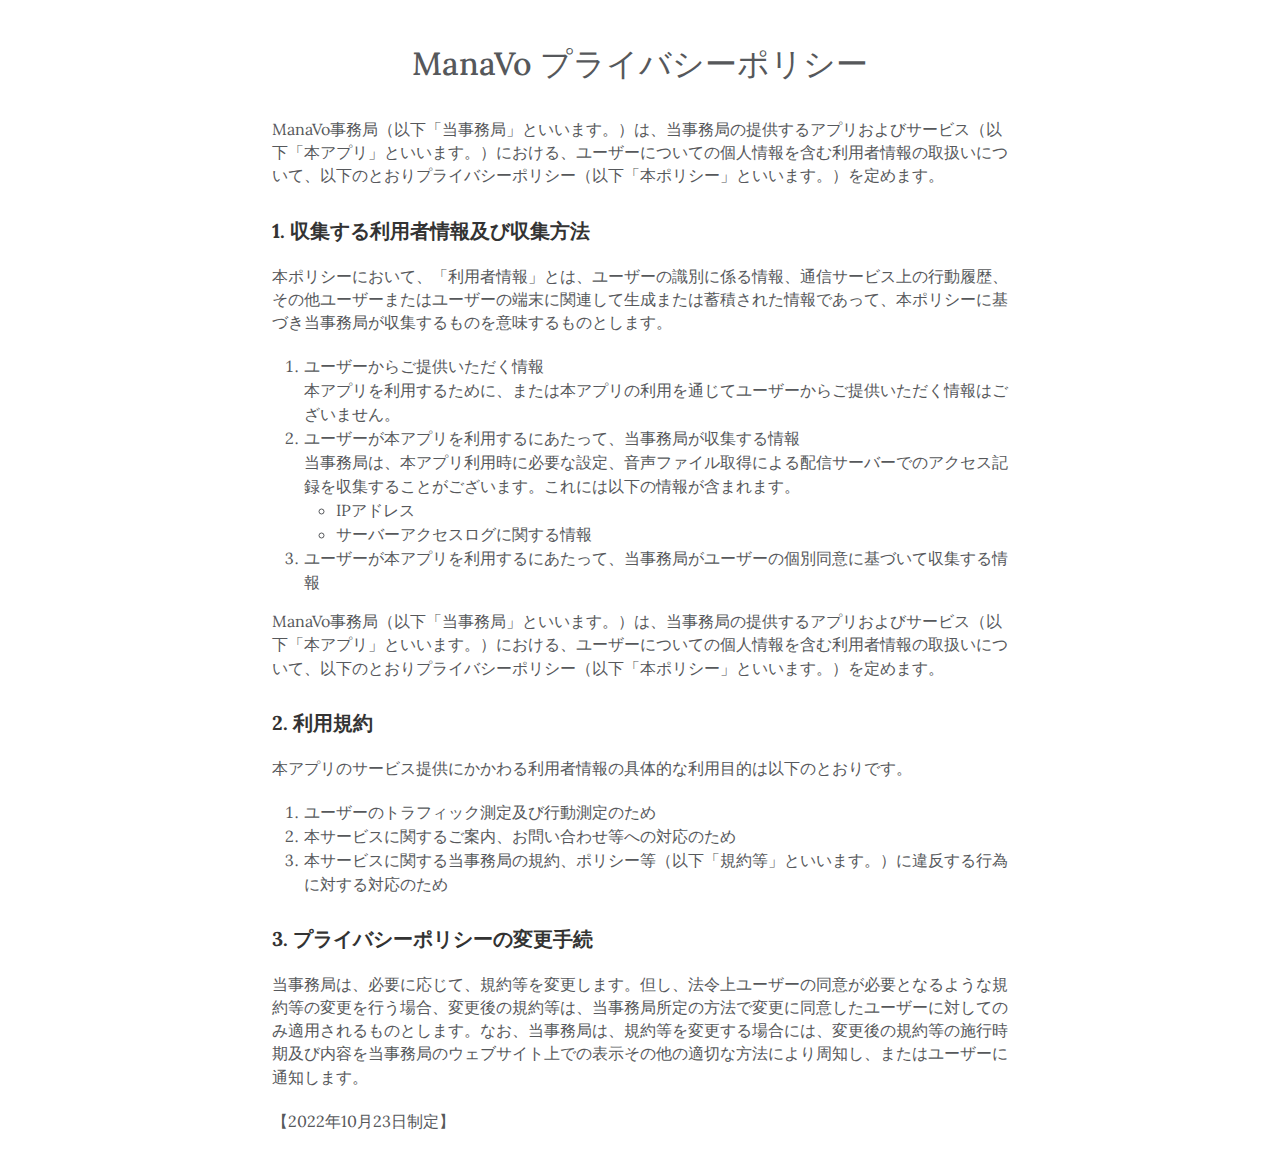
<file: privacy_policy/index.html>
<!DOCTYPE html>
<html lang="en">

<head>
    <meta charset="utf-8">
    <meta name="viewport" content="width=device-width, initial-scale=1.0, shrink-to-fit=no">
    <title>ManaVoPrivacyPolicy</title>
    <link rel="stylesheet" href="assets/bootstrap/css/bootstrap.min.css">
    <link rel="stylesheet" href="https://fonts.googleapis.com/css?family=Lora">
    <link rel="stylesheet" href="assets/css/styles.min.css">
</head>

<body>
    <section class="article-clean">
        <div class="container">
            <div class="row">
                <div class="col-lg-10 col-xl-8 offset-lg-1 offset-xl-2">
                    <div class="intro">
                        <h1 class="text-center">ManaVo プライバシーポリシー</h1>
                    </div>
                    <div class="text">
                        <p>ManaVo事務局（以下「当事務局」といいます。）は、当事務局の提供するアプリおよびサービス（以下「本アプリ」といいます。）における、ユーザーについての個人情報を含む利用者情報の取扱いについて、以下のとおりプライバシーポリシー（以下「本ポリシー」といいます。）を定めます。
                        </p>
                        <h2>1. 収集する利用者情報及び収集方法 </h2>
                        <p>本ポリシーにおいて、「利用者情報」とは、ユーザーの識別に係る情報、通信サービス上の行動履歴、その他ユーザーまたはユーザーの端末に関連して生成または蓄積された情報であって、本ポリシーに基づき当事務局が収集するものを意味するものとします。<br>
                        </p>
                        <ol style="font-size: 16px;">
                            <li>ユーザーからご提供いただく情報<br>本アプリを利用するために、または本アプリの利用を通じてユーザーからご提供いただく情報はございません。<br></li>
                            <li>ユーザーが本アプリを利用するにあたって、当事務局が収集する情報<br>当事務局は、本アプリ利用時に必要な設定、音声ファイル取得による配信サーバーでのアクセス記録を収集することがございます。これには以下の情報が含まれます。<br>
                                <ul>
                                    <li>IPアドレス</li>
                                    <li>サーバーアクセスログに関する情報</li>
                                </ul>
                            </li>
                            <li>ユーザーが本アプリを利用するにあたって、当事務局がユーザーの個別同意に基づいて収集する情報</li>
                        </ol>
                    </div>
                    <div class="text">
                        <p>ManaVo事務局（以下「当事務局」といいます。）は、当事務局の提供するアプリおよびサービス（以下「本アプリ」といいます。）における、ユーザーについての個人情報を含む利用者情報の取扱いについて、以下のとおりプライバシーポリシー（以下「本ポリシー」といいます。）を定めます。
                        </p>
                        <h2>2. 利用規約</h2>
                        <p>本アプリのサービス提供にかかわる利用者情報の具体的な利用目的は以下のとおりです。<br></p>
                        <ol style="font-size: 16px;">
                            <li>ユーザーのトラフィック測定及び行動測定のため<br></li>
                            <li>本サービスに関するご案内、お問い合わせ等への対応のため<br></li>
                            <li>本サービスに関する当事務局の規約、ポリシー等（以下「規約等」といいます。）に違反する行為に対する対応のため</li>
                        </ol>
                    </div>
                    <div class="text">
                        <h2>3.&nbsp;プライバシーポリシーの変更手続</h2>
                        <p>当事務局は、必要に応じて、規約等を変更します。但し、法令上ユーザーの同意が必要となるような規約等の変更を行う場合、変更後の規約等は、当事務局所定の方法で変更に同意したユーザーに対してのみ適用されるものとします。なお、当事務局は、規約等を変更する場合には、変更後の規約等の施行時期及び内容を当事務局のウェブサイト上での表示その他の適切な方法により周知し、またはユーザーに通知します。<br>
                        </p>
                    </div>
                    <p style="font-size: 16px;">【2022年10月23日制定】</p>
                </div>
            </div>
        </div>
    </section>
    <script src="assets/bootstrap/js/bootstrap.min.js"></script>
</body>

</html>
</file>
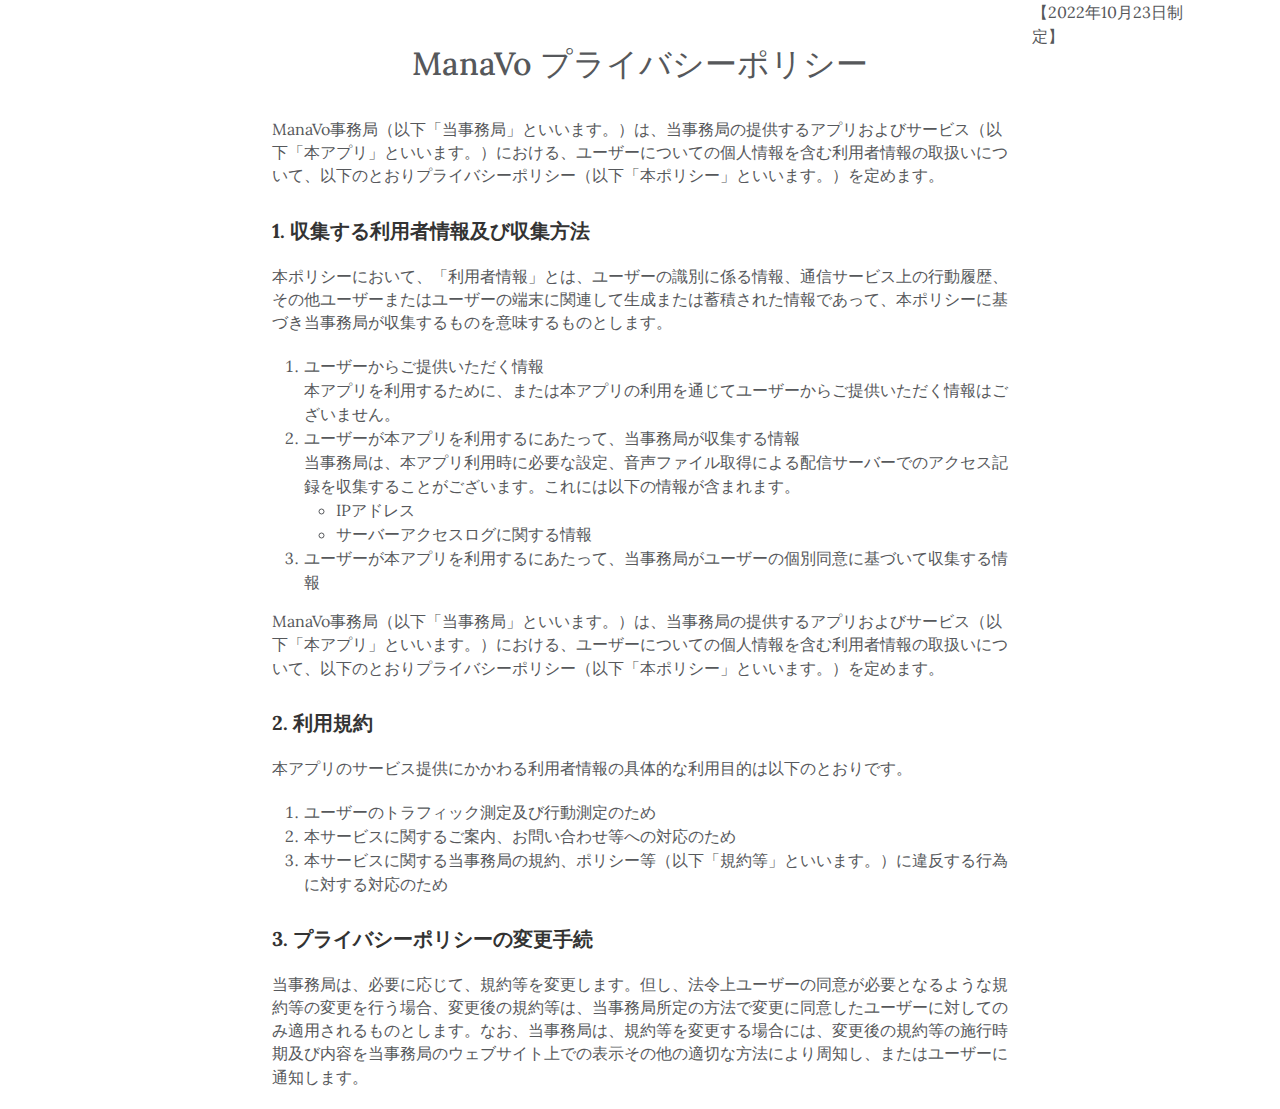
<file: webpage/privacy_policy/index.html>
<!DOCTYPE html>
<html lang="en">

<head>
    <meta charset="utf-8">
    <meta name="viewport" content="width=device-width, initial-scale=1.0, shrink-to-fit=no">
    <title>ManaVoPrivacyPolicy</title>
    <link rel="stylesheet" href="assets/bootstrap/css/bootstrap.min.css">
    <link rel="stylesheet" href="https://fonts.googleapis.com/css?family=Lora">
    <link rel="stylesheet" href="assets/css/styles.min.css">
</head>

<body>
    <section class="article-clean">
        <div class="container">
            <div class="row">
                <div class="col-lg-10 col-xl-8 offset-lg-1 offset-xl-2">
                    <div class="intro">
                        <h1 class="text-center">ManaVo プライバシーポリシー</h1>
                    </div>
                    <div class="text">
                        <p>ManaVo事務局（以下「当事務局」といいます。）は、当事務局の提供するアプリおよびサービス（以下「本アプリ」といいます。）における、ユーザーについての個人情報を含む利用者情報の取扱いについて、以下のとおりプライバシーポリシー（以下「本ポリシー」といいます。）を定めます。</p>
                        <h2>1. 収集する利用者情報及び収集方法 </h2>
                        <p>本ポリシーにおいて、「利用者情報」とは、ユーザーの識別に係る情報、通信サービス上の行動履歴、その他ユーザーまたはユーザーの端末に関連して生成または蓄積された情報であって、本ポリシーに基づき当事務局が収集するものを意味するものとします。<br></p>
                        <ol style="font-size: 16px;">
                            <li>ユーザーからご提供いただく情報<br>本アプリを利用するために、または本アプリの利用を通じてユーザーからご提供いただく情報はございません。<br></li>
                            <li>ユーザーが本アプリを利用するにあたって、当事務局が収集する情報<br>当事務局は、本アプリ利用時に必要な設定、音声ファイル取得による配信サーバーでのアクセス記録を収集することがございます。これには以下の情報が含まれます。<br>
                                <ul>
                                    <li>IPアドレス</li>
                                    <li>サーバーアクセスログに関する情報</li>
                                </ul>
                            </li>
                            <li>ユーザーが本アプリを利用するにあたって、当事務局がユーザーの個別同意に基づいて収集する情報</li>
                        </ol>
                    </div>
                    <div class="text">
                        <p>ManaVo事務局（以下「当事務局」といいます。）は、当事務局の提供するアプリおよびサービス（以下「本アプリ」といいます。）における、ユーザーについての個人情報を含む利用者情報の取扱いについて、以下のとおりプライバシーポリシー（以下「本ポリシー」といいます。）を定めます。</p>
                        <h2>2. 利用規約</h2>
                        <p>本アプリのサービス提供にかかわる利用者情報の具体的な利用目的は以下のとおりです。<br></p>
                        <ol style="font-size: 16px;">
                            <li>ユーザーのトラフィック測定及び行動測定のため<br></li>
                            <li>本サービスに関するご案内、お問い合わせ等への対応のため<br></li>
                            <li>本サービスに関する当事務局の規約、ポリシー等（以下「規約等」といいます。）に違反する行為に対する対応のため</li>
                        </ol>
                    </div>
                    <div class="text">
                        <h2>3.&nbsp;プライバシーポリシーの変更手続</h2>
                        <p>当事務局は、必要に応じて、規約等を変更します。但し、法令上ユーザーの同意が必要となるような規約等の変更を行う場合、変更後の規約等は、当事務局所定の方法で変更に同意したユーザーに対してのみ適用されるものとします。なお、当事務局は、規約等を変更する場合には、変更後の規約等の施行時期及び内容を当事務局のウェブサイト上での表示その他の適切な方法により周知し、またはユーザーに通知します。<br></p>
                    </div>
                </div>
                <div class="col">
                    <p style="font-size: 16px;">【2022年10月23日制定】</p>
                </div>
            </div>
        </div>
    </section>
    <script src="assets/bootstrap/js/bootstrap.min.js"></script>
</body>

</html>
</file>
<file: privacy_policy/assets/css/styles.min.css>
.article-clean{color:#56585b;background-color:#fff;font-family:Lora,serif;font-size:14px}.article-clean .intro{font-size:16px;margin:0 auto 30px}.article-clean .intro h1{font-size:32px;margin-bottom:15px;padding-top:20px;line-height:1.5;color:inherit;margin-top:20px}.article-clean .intro p{color:#929292;font-size:12px}.article-clean .intro p .by{font-style:italic}.article-clean .intro p .date{text-transform:uppercase;padding:4px 0 4px 10px;margin-left:10px;border-left:1px solid #ddd}.article-clean .intro p a{color:#333;text-transform:uppercase;padding-left:3px}.article-clean .intro img{margin-top:20px}.article-clean .text p{margin-bottom:20px;line-height:1.45}.article-clean .text h2{margin-top:28px;margin-bottom:20px;line-height:1.45;font-size:16px;font-weight:700;color:#333}@media (min-width:768px){.article-clean .text p{font-size:16px}.article-clean .text h2{font-size:20px}}.article-clean .text figure{text-align:center;margin-top:30px;margin-bottom:20px}.article-clean .text figure img{margin-bottom:12px;max-width:100%}
</file>
<file: webpage/privacy_policy/assets/css/styles.min.css>
.article-clean{color:#56585b;background-color:#fff;font-family:Lora,serif;font-size:14px}.article-clean .intro{font-size:16px;margin:0 auto 30px}.article-clean .intro h1{font-size:32px;margin-bottom:15px;padding-top:20px;line-height:1.5;color:inherit;margin-top:20px}.article-clean .intro p{color:#929292;font-size:12px}.article-clean .intro p .by{font-style:italic}.article-clean .intro p .date{text-transform:uppercase;padding:4px 0 4px 10px;margin-left:10px;border-left:1px solid #ddd}.article-clean .intro p a{color:#333;text-transform:uppercase;padding-left:3px}.article-clean .intro img{margin-top:20px}.article-clean .text p{margin-bottom:20px;line-height:1.45}.article-clean .text h2{margin-top:28px;margin-bottom:20px;line-height:1.45;font-size:16px;font-weight:700;color:#333}@media (min-width:768px){.article-clean .text p{font-size:16px}.article-clean .text h2{font-size:20px}}.article-clean .text figure{text-align:center;margin-top:30px;margin-bottom:20px}.article-clean .text figure img{margin-bottom:12px;max-width:100%}
</file>
